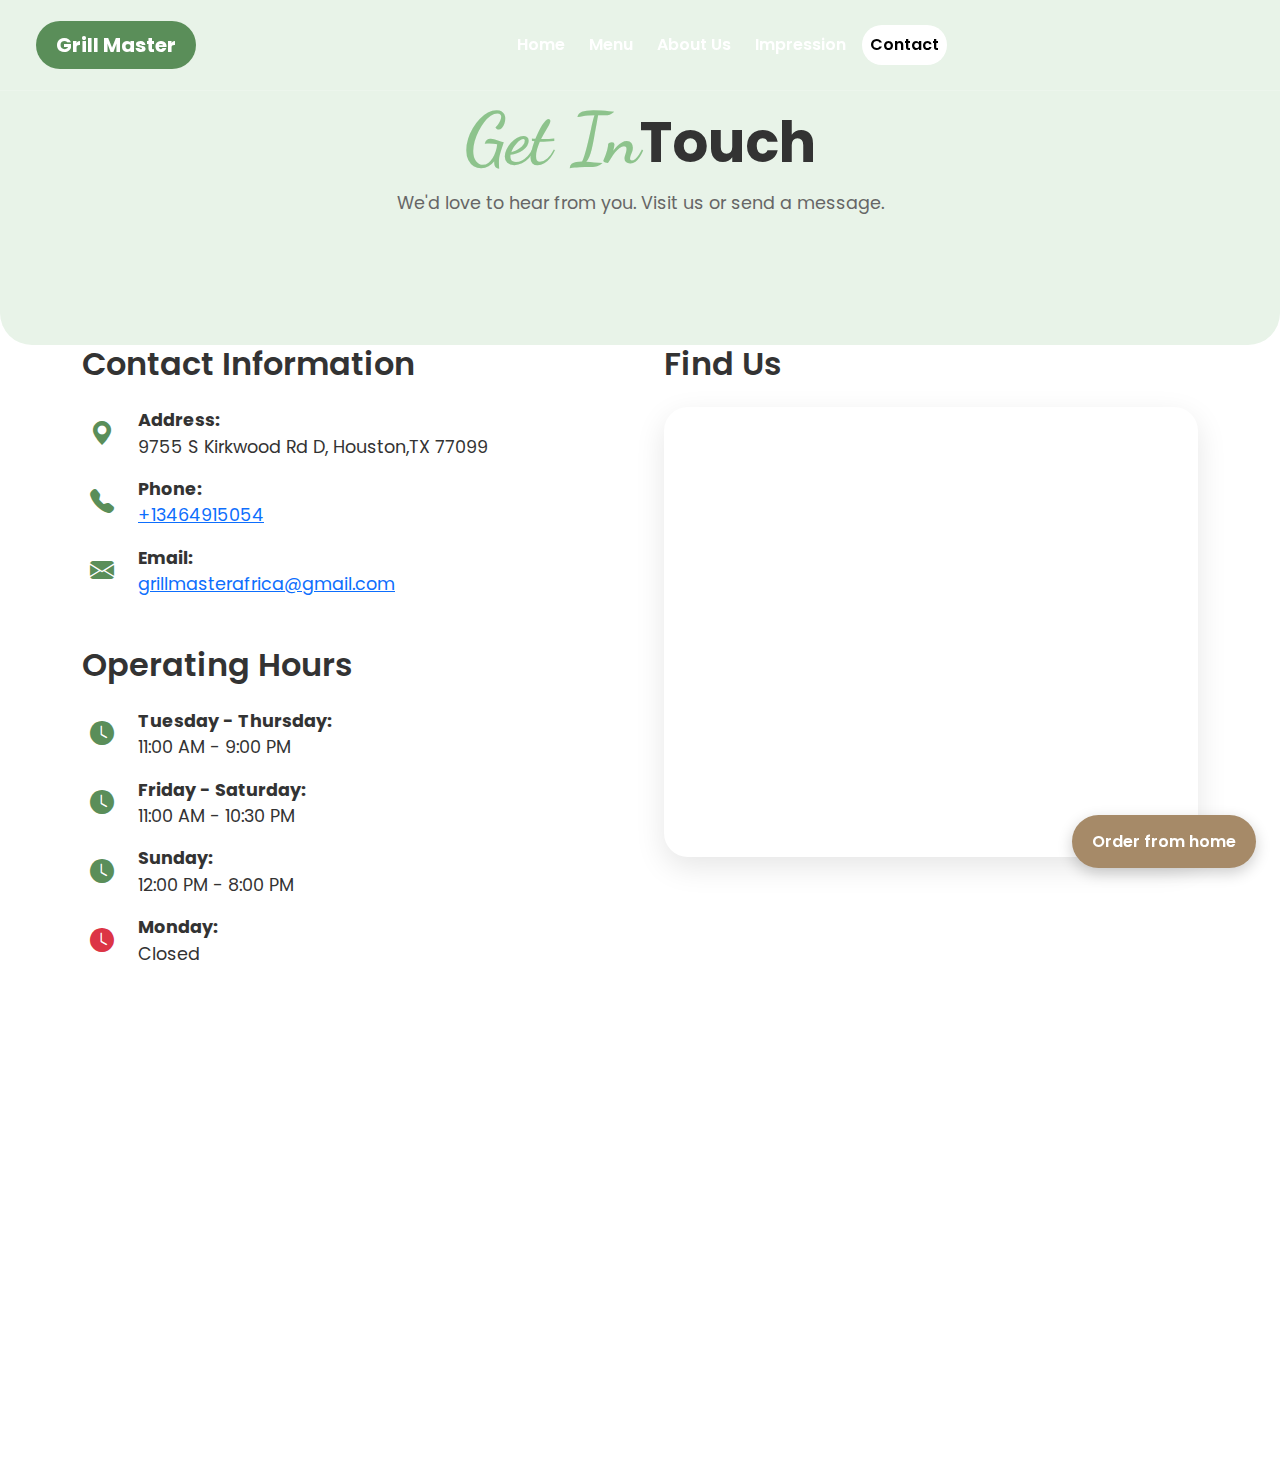
<file: contact.html>
<!DOCTYPE html>
<html lang="en">
  <head>
    <meta charset="UTF-8" />
    <meta name="viewport" content="width=device-width, initial-scale=1.0" />
    <title>Grill Master African Restaurant - Contact</title>

    <!-- Bootstrap CSS -->
    <link
      href="https://cdn.jsdelivr.net/npm/bootstrap@5.3.3/dist/css/bootstrap.min.css"
      rel="stylesheet"
      xintegrity="sha384-QWTKZyjpPEjISv5WaRU9OFeRpok6YctnYmDr5pNlyT2bRjXh0JMhjY6hW+ALEwIH"
      crossorigin="anonymous" />

    <!-- Custom CSS -->
    <link rel="stylesheet" href="style.css" />

    <!-- Google Fonts -->
    <link rel="preconnect" href="https://fonts.googleapis.com" />
    <link rel="preconnect" href="https://fonts.gstatic.com" crossorigin />
    <link
      href="https://fonts.googleapis.com/css2?family=Poppins:wght@300;400;600;700&family=Dancing+Script:wght@700&display=swap"
      rel="stylesheet" />

    <!-- Bootstrap Icons -->
    <link
      rel="stylesheet"
      href="https://cdn.jsdelivr.net/npm/bootstrap-icons@1.11.3/font/bootstrap-icons.min.css" />
  </head>
  <body>
    <!-- Header / Navigation -->
    <header>
      <nav class="navbar navbar-expand-lg fixed-top navbar-light" id="main-navbar">
        <div class="container-fluid">
          <a class="navbar-brand" href="index.html">
            <span class="logo-bg">
              <h2 class="logo-text">Grill Master</h2>
            </span>
          </a>

          <button
            class="navbar-toggler d-lg-none"
            type="button"
            data-bs-toggle="offcanvas"
            data-bs-target="#mobileMenu"
            aria-controls="mobileMenu"
            aria-label="Toggle navigation">
            <i class="bi bi-list"></i>
          </button>

          <div
            class="collapse navbar-collapse d-none d-lg-flex justify-content-center"
            id="navbarNav">
            <ul class="navbar-nav">
              <li class="nav-item">
                <a class="nav-link" href="index.html">Home</a>
              </li>
              <li class="nav-item">
                <a class="nav-link" href="menu.html">Menu</a>
              </li>
              <li class="nav-item">
                <a class="nav-link" href="about.html">About Us</a>
              </li>
              <li class="nav-item">
                <a class="nav-link" href="impression.html">Impression</a>
              </li>
              <li class="nav-item">
                <a class="nav-link active" href="contact.html">Contact</a>
              </li>
            </ul>
          </div>
        </div>
      </nav>
    </header>

    <!-- Mobile Menu (Offcanvas) -->
    <div
      class="offcanvas offcanvas-end d-lg-none"
      tabindex="-1"
      id="mobileMenu"
      aria-labelledby="mobileMenuLabel">
      <div class="offcanvas-header">
        <div id="mobileMenuLabel" class="offcanvas-title">
          <h2 class="logo-text">Grill Master</h2>
        </div>
        <button type="button" class="btn-close" data-bs-dismiss="offcanvas" aria-label="Close">
          <i class="bi bi-x"></i>
        </button>
      </div>
      <div class="offcanvas-body d-flex flex-column justify-content-center align-items-center">
        <nav class="nav flex-column text-center">
          <a class="nav-link" href="index.html">Home</a>
          <a class="nav-link" href="menu.html">Menu</a>
          <a class="nav-link" href="about.html">About Us</a>
          <a class="nav-link" href="impression.html">Impression</a>
          <a class="nav-link active" href="contact.html">Contact</a>
        </nav>
      </div>
    </div>

    <!-- Sticky "Order" Button -->
    <a href="#" class="sticky-order-button"> Order from home </a>

    <!-- Main Content -->
    <main>
      <!-- Contact Header -->
      <section class="page-header text-center">
        <div class="container">
          <h1 class="section-heading"><span class="page-header-accent">Get In</span>Touch</h1>
          <p class="section-subheading">We'd love to hear from you. Visit us or send a message.</p>
        </div>
      </section>

      <!-- Contact Content -->
      <section class="content-section pt-0">
        <div class="container">
          <div class="row g-5">
            <div class="col-lg-6 fade-in-section">
              <h2>Contact Information</h2>
              <ul class="contact-info mt-4">
                <li>
                  <i class="bi bi-geo-alt-fill"></i>
                  <div>
                    <strong>Address:</strong><br />
                    9755 S Kirkwood Rd D, Houston,TX 77099
                  </div>
                </li>
                <li>
                  <i class="bi bi-telephone-fill"></i>
                  <div>
                    <strong>Phone:</strong><br />
                    <a href="tel:+13464915054">+13464915054</a>
                  </div>
                </li>
                <li>
                  <i class="bi bi-envelope-fill"></i>
                  <div>
                    <strong>Email:</strong><br />
                    <a href="mailto:grillmasterafrica@gmail.com">grillmasterafrica@gmail.com</a>
                  </div>
                </li>
              </ul>

              <h2 class="mt-5">Operating Hours</h2>
              <ul class="contact-info mt-4">
                <li>
                  <i class="bi bi-clock-fill"></i>
                  <div>
                    <strong>Tuesday - Thursday:</strong><br />
                    11:00 AM - 9:00 PM
                  </div>
                </li>
                <li>
                  <i class="bi bi-clock-fill"></i>
                  <div>
                    <strong>Friday - Saturday:</strong><br />
                    11:00 AM - 10:30 PM
                  </div>
                </li>
                <li>
                  <i class="bi bi-clock-fill"></i>
                  <div>
                    <strong>Sunday:</strong><br />
                    12:00 PM - 8:00 PM
                  </div>
                </li>
                <li>
                  <i class="bi bi-clock-fill text-danger"></i>
                  <div>
                    <strong>Monday:</strong><br />
                    Closed
                  </div>
                </li>
              </ul>
            </div>

            <div class="col-lg-6 fade-in-section">
              <h2>Find Us</h2>
              <div class="map-container mt-4">
                <!-- Embedded Google Map -->
                <iframe
                  src="https://www.google.com/maps/embed?pb=!1m18!1m12!1m3!1d2261.4184249893233!2d-95.58911309064823!3d29.673220335963226!2m3!1f0!2f0!3f0!3m2!1i1024!2i768!4f13.1!3m3!1m2!1s0x8640dd61be636099%3A0x326fe4a0f3f785a1!2s9755%20S%20Kirkwood%20Rd%20D%2C%20Houston%2C%20TX%2077099%2C%20USA!5e1!3m2!1sen!2slv!4v1764854070147!5m2!1sen!2slv"
                  width="600"
                  height="450"
                  style="border: 0"
                  allowfullscreen=""
                  loading="lazy"
                  referrerpolicy="no-referrer-when-downgrade"></iframe>
              </div>
            </div>
          </div>
        </div>
      </section>
    </main>

    <!-- Footer -->
    <footer class="fade-in-section">
      <div class="container">
        <div class="row g-5">
          <div class="col-lg-4 col-md-6">
            <div class="logo-bg d-inline-block mb-3" style="background-color: var(--color-white)">
              <h2 class="logo-text" style="color: var(--color-green-dark)">Grill Master</h2>
            </div>
            <p class="mb-3">
              The authentic taste of Africa, grilled to perfection. Join us for a memorable dining
              experience.
            </p>
            <div class="social-icons">
              <a href="#" aria-label="Facebook"><i class="bi bi-facebook"></i></a>
              <a href="#" aria-label="Instagram"><i class="bi bi-instagram"></i></a>
              <a href="#" aria-label="Twitter"><i class="bi bi-twitter-x"></i></a>
            </div>
          </div>

          <div class="col-lg-2 col-md-6">
            <h5>Quick Links</h5>
            <ul class="list-unstyled">
              <li><a href="index.html">Home</a></li>
              <li><a href="menu.html">Menu</a></li>
              <li><a href="about.html">About Us</a></li>
              <li><a href="#">Order Online</a></li>
            </ul>
          </div>

          <div class="col-lg-3 col-md-6">
            <h5>Explore</h5>
            <ul class="list-unstyled">
              <li><a href="impression.html">Impression</a></li>
              <li><a href="contact.html">Contact</a></li>
              <li><a href="#">Catering</a></li>
              <li><a href="#">Privacy Policy</a></li>
            </ul>
          </div>

          <div class="col-lg-3 col-md-6">
            <h5>Contact Us</h5>
            <ul class="list-unstyled">
              <li class="d-flex">
                <i class="bi bi-geo-alt-fill me-3 mt-1"></i>
                <span>9755 S Kirkwood Rd D, Houston, TX 77099</span>
              </li>
              <li class="d-flex">
                <i class="bi bi-telephone-fill me-3 mt-1"></i>
                <a href="tel:+13464915054">+13464915054</a>
              </li>
              <li class="d-flex">
                <i class="bi bi-envelope-fill me-3 mt-1"></i>
                <a href="mailto:grillmasterafrica@gmail.com">grillmasterafrica@gmail.com</a>
              </li>
            </ul>
          </div>
        </div>

        <div class="row footer-bottom">
          <div class="col-12 text-center">
            <p class="mb-0" style="color: rgba(255, 255, 255, 0.7)">
              &copy; <span id="current-year"></span> Grill Master African Restaurant. All Rights
              Reserved.
            </p>
          </div>
        </div>
      </div>
    </footer>

    <!-- Bootstrap JS Bundle -->
    <script
      src="https://cdn.jsdelivr.net/npm/bootstrap@5.3.3/dist/js/bootstrap.bundle.min.js"
      xintegrity="sha384-YvpcrYf0tY3lHB60NNkmXc5s9fDVZLESaAA55NDzOxhy9GkcIdslK1eN7N6jIeHz"
      crossorigin="anonymous"></script>

    <!-- Custom JS -->
    <script src="script.js"></script>
  </body>
</html>
</file>
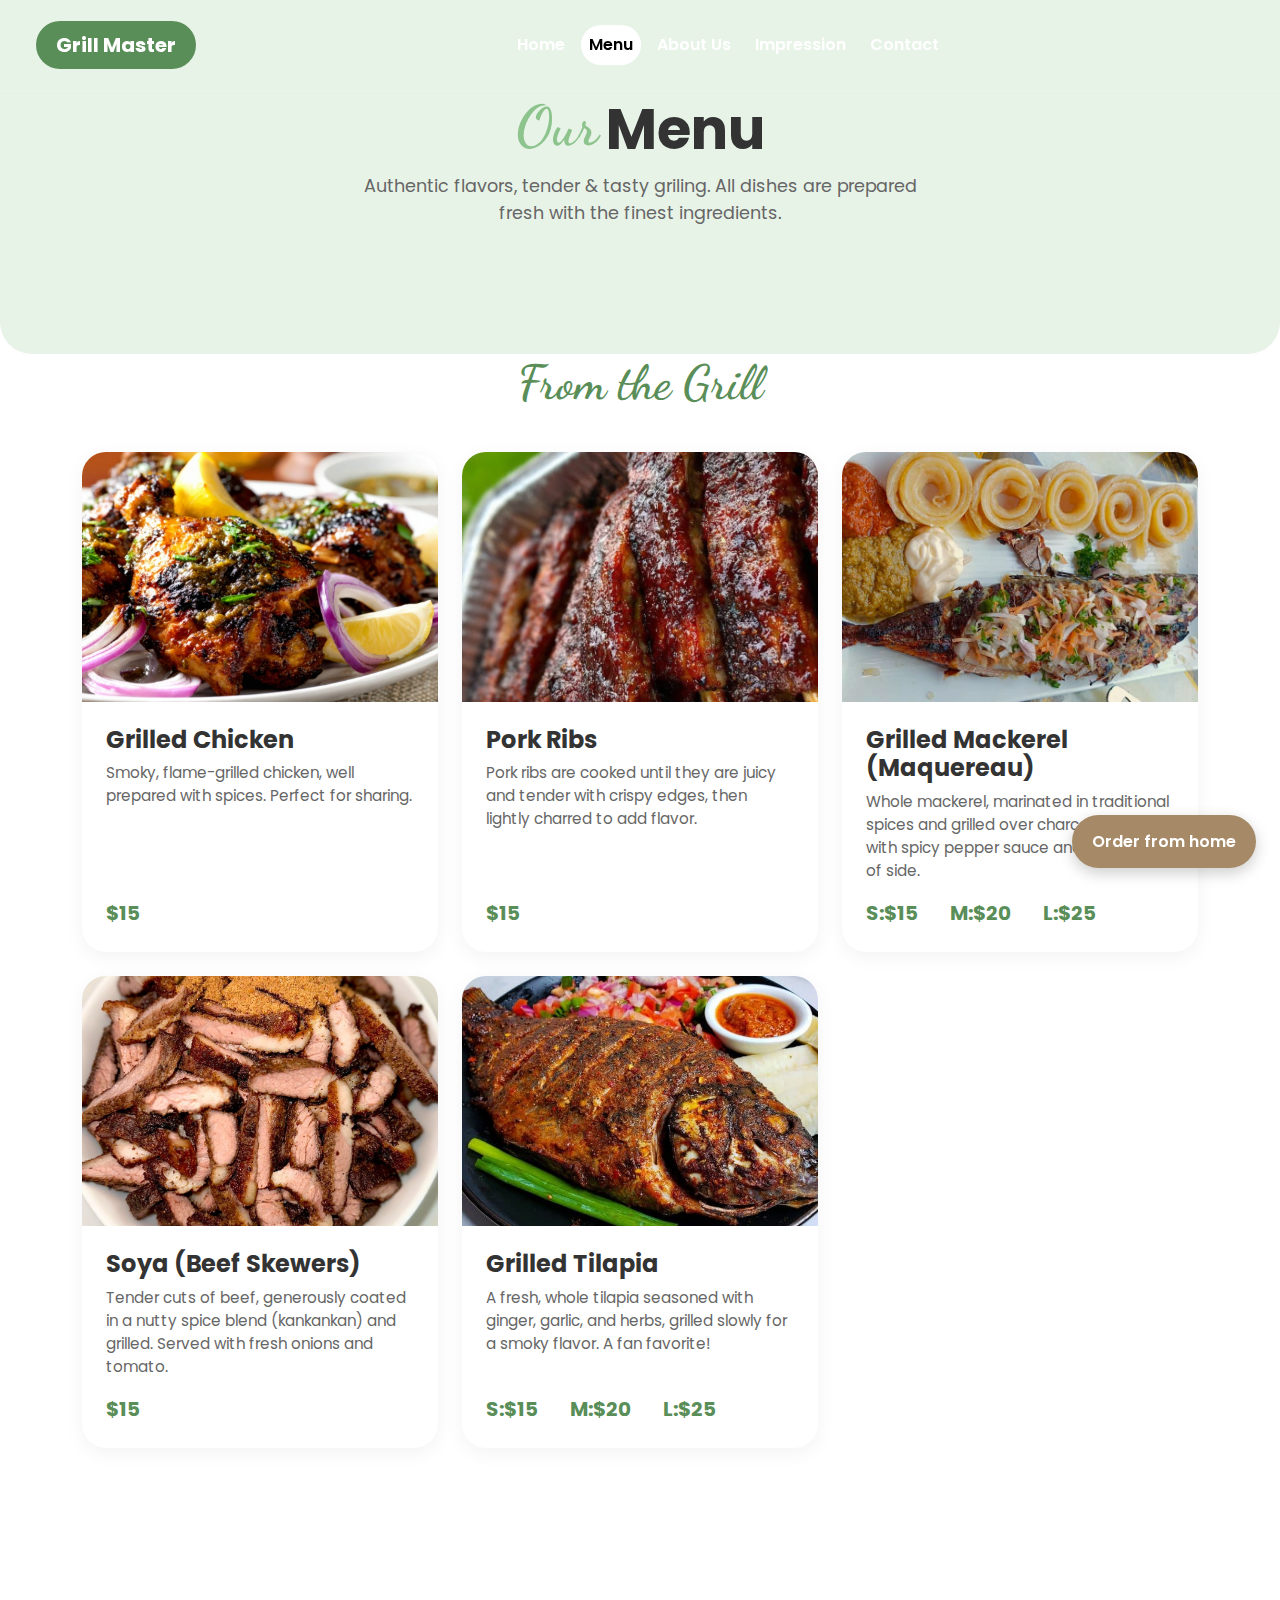
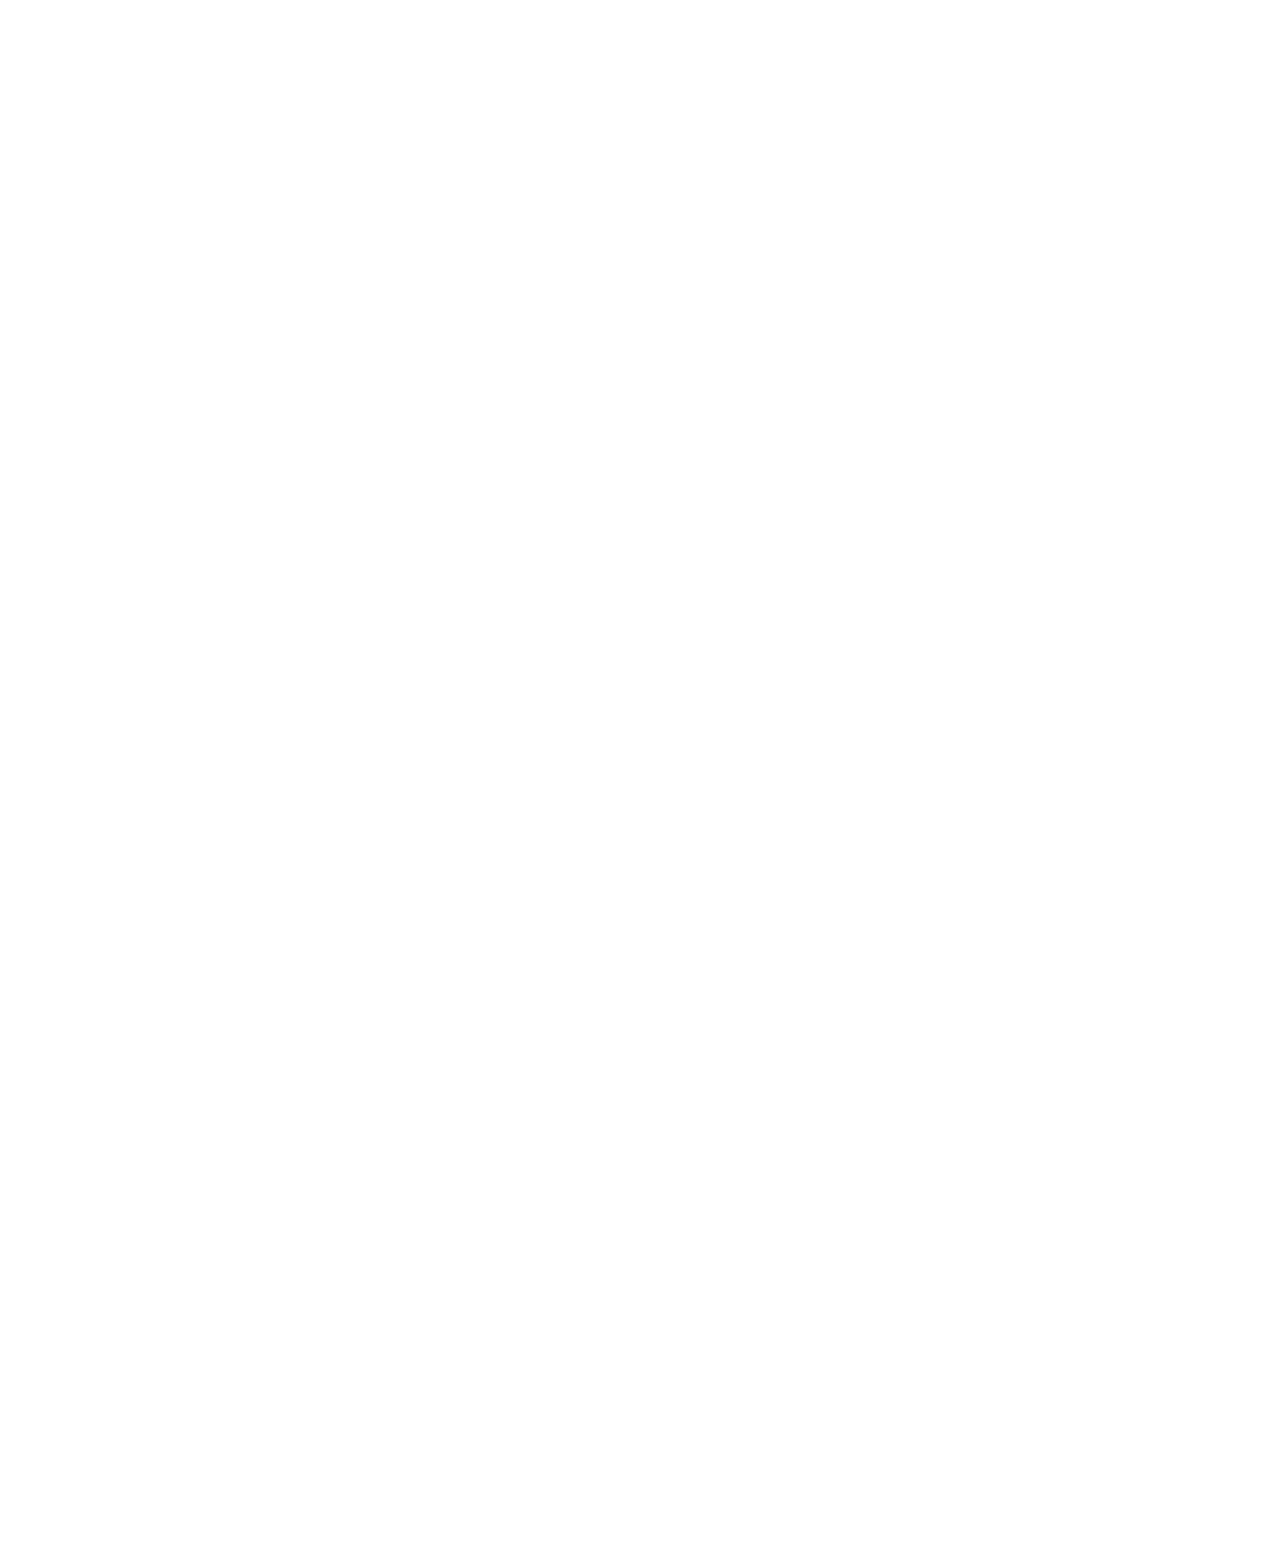
<file: menu.html>
<!DOCTYPE html>
<html lang="en">
  <head>
    <meta charset="UTF-8" />
    <meta name="viewport" content="width=device-width, initial-scale=1.0" />
    <title>Grill Master African Restaurant - Menu</title>

    <!-- Bootstrap CSS -->
    <link
      href="https://cdn.jsdelivr.net/npm/bootstrap@5.3.3/dist/css/bootstrap.min.css"
      rel="stylesheet"
      xintegrity="sha384-QWTKZyjpPEjISv5WaRU9OFeRpok6YctnYmDr5pNlyT2bRjXh0JMhjY6hW+ALEwIH"
      crossorigin="anonymous" />

    <!-- Custom CSS -->
    <link rel="stylesheet" href="style.css" />

    <!-- Google Fonts -->
    <link rel="preconnect" href="https://fonts.googleapis.com" />
    <link rel="preconnect" href="https://fonts.gstatic.com" crossorigin />
    <link
      href="https://fonts.googleapis.com/css2?family=Poppins:wght@300;400;600;700&family=Dancing+Script:wght@700&display=swap"
      rel="stylesheet" />

    <!-- Bootstrap Icons -->
    <link
      rel="stylesheet"
      href="https://cdn.jsdelivr.net/npm/bootstrap-icons@1.11.3/font/bootstrap-icons.min.css" />
  </head>
  <body>
    <!-- Header / Navigation -->
    <header>
      <nav class="navbar navbar-expand-lg fixed-top navbar-light" id="main-navbar">
        <div class="container-fluid">
          <a class="navbar-brand" href="index.html">
            <span class="logo-bg">
              <h2 class="logo-text">Grill Master</h2>
            </span>
          </a>

          <button
            class="navbar-toggler d-lg-none"
            type="button"
            data-bs-toggle="offcanvas"
            data-bs-target="#mobileMenu"
            aria-controls="mobileMenu"
            aria-label="Toggle navigation">
            <i class="bi bi-list"></i>
          </button>

          <div
            class="collapse navbar-collapse d-none d-lg-flex justify-content-center"
            id="navbarNav">
            <ul class="navbar-nav">
              <li class="nav-item">
                <a class="nav-link" href="index.html">Home</a>
              </li>
              <li class="nav-item">
                <a class="nav-link active" href="menu.html">Menu</a>
              </li>
              <li class="nav-item">
                <a class="nav-link" href="about.html">About Us</a>
              </li>
              <li class="nav-item">
                <a class="nav-link" href="impression.html">Impression</a>
              </li>
              <li class="nav-item">
                <a class="nav-link" href="contact.html">Contact</a>
              </li>
            </ul>
          </div>
        </div>
      </nav>
    </header>

    <!-- Mobile Menu (Offcanvas) -->
    <div
      class="offcanvas offcanvas-end d-lg-none"
      tabindex="-1"
      id="mobileMenu"
      aria-labelledby="mobileMenuLabel">
      <div class="offcanvas-header">
        <div id="mobileMenuLabel" class="offcanvas-title">
          <h2 class="logo-text">Grill Master</h2>
        </div>
        <button type="button" class="btn-close" data-bs-dismiss="offcanvas" aria-label="Close">
          <i class="bi bi-x"></i>
        </button>
      </div>
      <div class="offcanvas-body d-flex flex-column justify-content-center align-items-center">
        <nav class="nav flex-column text-center">
          <a class="nav-link" href="index.html">Home</a>
          <a class="nav-link active" href="menu.html">Menu</a>
          <a class="nav-link" href="about.html">About Us</a>
          <a class="nav-link" href="impression.html">Impression</a>
          <a class="nav-link" href="contact.html">Contact</a>
        </nav>
      </div>
    </div>

    <!-- Sticky "Order" Button -->
    <a href="#" class="sticky-order-button"> Order from home </a>

    <!-- Main Content -->
    <main>
      <!-- Menu Header -->
      <section class="page-header text-center">
        <div class="container">
          <h1 class="section-heading"><span class="section-heading-accent">Our</span>Menu</h1>
          <p class="section-subheading">
            Authentic flavors, tender & tasty griling. All dishes are prepared fresh with the finest
            ingredients.
          </p>
        </div>
      </section>

      <!-- Menu Items -->
      <section class="menu-items pt-0">
        <div class="container">
          <!-- Category: From the Grill -->
          <div class="menu-category fade-in-section">
            <h2>From the Grill</h2>
            <div class="row g-4">
              <div class="col-lg-4 col-md-6 d-flex align-items-stretch">
                <div class="menu-item-card">
                  <img src="grilled-chicken.png" alt="grilled chicken" />
                  <div class="menu-item-card-body">
                    <h4>Grilled Chicken</h4>
                    <p>
                      Smoky, flame-grilled chicken, well prepared with spices. Perfect for sharing.
                    </p>
                    <div class="price">$15</div>
                  </div>
                </div>
              </div>
              <div class="col-lg-4 col-md-6 d-flex align-items-stretch">
                <div class="menu-item-card">
                  <img src="pork-ribs.jpg" alt="Grilled Tilapia" />
                  <div class="menu-item-card-body">
                    <h4>Pork Ribs</h4>
                    <p>
                      Pork ribs are cooked until they are juicy and tender with crispy edges, then
                      lightly charred to add flavor.
                    </p>
                    <div class="price">$15</div>
                  </div>
                </div>
              </div>

              <div class="col-lg-4 col-md-6 d-flex align-items-stretch">
                <div class="menu-item-card">
                  <img src="grilled-mackerel.jpg" alt="Grilled Mackerel" />
                  <div class="menu-item-card-body">
                    <h4>Grilled Mackerel (Maquereau)</h4>
                    <p>
                      Whole mackerel, marinated in traditional spices and grilled over charcoal.
                      Served with spicy pepper sauce and your choice of side.
                    </p>
                    <div class="price size">
                      <span>S:$15</span><span>M:$20</span><span>L:$25</span>
                    </div>
                  </div>
                </div>
              </div>
              <div class="col-lg-4 col-md-6 d-flex align-items-stretch">
                <div class="menu-item-card">
                  <img src="soya.jpg" alt="Soya" />
                  <div class="menu-item-card-body">
                    <h4>Soya (Beef Skewers)</h4>
                    <p>
                      Tender cuts of beef, generously coated in a nutty spice blend (kankankan) and
                      grilled. Served with fresh onions and tomato.
                    </p>
                    <div class="price">$15</div>
                  </div>
                </div>
              </div>
              <div class="col-lg-4 col-md-6 d-flex align-items-stretch">
                <div class="menu-item-card">
                  <img src="grilled-tilapia.jpg" alt="Grilled Tilapia" />
                  <div class="menu-item-card-body">
                    <h4>Grilled Tilapia</h4>
                    <p>
                      A fresh, whole tilapia seasoned with ginger, garlic, and herbs, grilled slowly
                      for a smoky flavor. A fan favorite!
                    </p>
                    <div class="price size">
                      <span>S:$15</span><span>M:$20</span><span>L:$25</span>
                    </div>
                  </div>
                </div>
              </div>
            </div>
          </div>

          <!-- Category: Traditional Dishes -->
          <div class="menu-category mt-5 pt-4 fade-in-section">
            <h2>Tasty Meals</h2>
            <div class="row g-4">
              <div class="col-lg-4 col-md-6 d-flex align-items-stretch">
                <div class="menu-item-card">
                  <img src="pepper-soup.jpg" alt="Pepper Soup" />
                  <div class="menu-item-card-body">
                    <h4>Pepper Soup</h4>
                    <p>
                      With each spoon, this warm, aromatic pepper soup with a comforting base and
                      fresh spices embraces you in warmth. With tender meats.
                    </p>
                    <div class="price">
                      Pepper soup asorted: $20<br />
                      pepper soup goat: $25
                    </div>
                  </div>
                </div>
              </div>
              <div class="col-lg-4 col-md-6 d-flex align-items-stretch">
                <div class="menu-item-card">
                  <img src="Eru.jpg" alt="Water Fufu and Eru" />
                  <div class="menu-item-card-body">
                    <h4>Water Fufu and Eru</h4>
                    <p>
                      A classic combination. Soft, pounded fufu served with a delicious soup of
                      finely shredded Eru leaves, cooked with palm oil, smoked fish, and beef skin
                      (kanda).
                    </p>
                    <div class="price">$20</div>
                  </div>
                </div>
              </div>
              <div class="col-lg-4 col-md-6 d-flex align-items-stretch">
                <div class="menu-item-card">
                  <img src="jollof rice.jpg" alt="jollof Rice" />
                  <div class="menu-item-card-body">
                    <h4>Jollof Rice</h4>
                    <p>
                      Party jollof, stir-fried with fresh vegetables, shrimp, meat, and a unique
                      blend of spices. A perfect companion to any belly.
                    </p>
                    <div class="price">$20</div>
                  </div>
                </div>
              </div>
              <div class="col-lg-4 col-md-6 d-flex align-items-stretch">
                <div class="menu-item-card">
                  <img src="katikati.jpg" alt="Pepper Soup" />
                  <div class="menu-item-card-body">
                    <h4>Katikati and fufu corn</h4>
                    <p>
                      A dish of smoky grilled chicken, huckleberry and fufu made from corn.
                      Marinated in spices and palm oil, the chicken is grilled till it’s charred on
                      the edges,juicy inside and cooked deligently.
                    </p>
                    <div class="price">20$</div>
                  </div>
                </div>
              </div>
              <div class="col-lg-4 col-md-6 d-flex align-items-stretch">
                <div class="menu-item-card">
                  <img src="achu.jpg" alt="Pepper Soup" />
                  <div class="menu-item-card-body">
                    <h4>Achu</h4>
                    <p>
                      Achu is creamy, golden-yellow base made with palm oil, a special spice blend,
                      and often enriched with meats like beef, towel and cow skin; served with
                      pounded cocoyam. It’s simple and deeply comforting.
                    </p>
                    <div class="price">20$</div>
                  </div>
                </div>
              </div>
              <div class="col-lg-4 col-md-6 d-flex align-items-stretch">
                <div class="menu-item-card">
                  <img src="egusi-soup.png" alt="Pepper Soup" />
                  <div class="menu-item-card-body">
                    <h4>Egusi Soup</h4>
                    <p>
                      Egusi soup is a thick, hearty blend made from ground melon seeds cooked with
                      spices, leafy greens, and your choice of meat. It’s rich, cozy, and satisfying
                    </p>
                    <div class="price">20$</div>
                  </div>
                </div>
              </div>
            </div>
          </div>
        </div>
      </section>
    </main>

    <!-- Footer -->
    <footer class="fade-in-section">
      <div class="container">
        <div class="row g-5">
          <div class="col-lg-4 col-md-6">
            <div class="logo-bg d-inline-block mb-3" style="background-color: var(--color-white)">
              <h2 class="logo-text" style="color: var(--color-green-dark)">Grill Master</h2>
            </div>
            <p class="mb-3">
              The authentic taste of Africa, grilled to perfection. Join us for a memorable dining
              experience.
            </p>
            <div class="social-icons">
              <a href="#" aria-label="Facebook"><i class="bi bi-facebook"></i></a>
              <a href="#" aria-label="Instagram"><i class="bi bi-instagram"></i></a>
              <a href="#" aria-label="Twitter"><i class="bi bi-twitter-x"></i></a>
            </div>
          </div>

          <div class="col-lg-2 col-md-6">
            <h5>Quick Links</h5>
            <ul class="list-unstyled">
              <li><a href="index.html">Home</a></li>
              <li><a href="menu.html">Menu</a></li>
              <li><a href="about.html">About Us</a></li>
              <li><a href="#">Order Online</a></li>
            </ul>
          </div>
          <div class="col-lg-3 col-md-6">
            <h5>Explore</h5>
            <ul class="list-unstyled">
              <li><a href="impression.html">Impression</a></li>
              <li><a href="contact.html">Contact</a></li>
              <li><a href="#">Catering</a></li>
              <li><a href="#">Privacy Policy</a></li>
            </ul>
          </div>
          <div class="col-lg-3 col-md-6">
            <h5>Contact Us</h5>
            <ul class="list-unstyled">
              <li class="d-flex">
                <i class="bi bi-geo-alt-fill me-3 mt-1"></i>
                <span>9755 S Kirkwood Rd D, Houston, TX 77099</span>
              </li>
              <li class="d-flex">
                <i class="bi bi-telephone-fill me-3 mt-1"></i>
                <a href="tel:+13464915054">+13464915054</a>
              </li>
              <li class="d-flex">
                <i class="bi bi-envelope-fill me-3 mt-1"></i>
                <a href="mailto:grillmasterafrica@gmail.com">grillmasterafrica@gmail.com</a>
              </li>
            </ul>
          </div>
        </div>

        <div class="row footer-bottom">
          <div class="col-12 text-center">
            <p class="mb-0" style="color: rgba(255, 255, 255, 0.7)">
              &copy; <span id="current-year"></span> Grill Master African Restaurant. All Rights
              Reserved.
            </p>
          </div>
        </div>
      </div>
    </footer>

    <!-- Bootstrap JS Bundle -->
    <script
      src="https://cdn.jsdelivr.net/npm/bootstrap@5.3.3/dist/js/bootstrap.bundle.min.js"
      xintegrity="sha384-YvpcrYf0tY3lHB60NNkmXc5s9fDVZLESaAA55NDzOxhy9GkcIdslK1eN7N6jIeHz"
      crossorigin="anonymous"></script>

    <!-- Custom JS -->
    <script src="script.js"></script>
  </body>
</html>
</file>
<file: style.css>
/*
========================================
Custom Properties (Color Palette & Fonts)
========================================
*/
:root {
  --color-green-main: #8dc38c; /* The user's new color - for accents */
  --color-green-dark: #5a8e59; /* Darker shade for buttons, footer, text */
  --color-green-light: #e8f3e8; /* Light tint for bgs */

  --color-grey-light: #f7f7f7; /* Very light grey */
  --color-white: #ffffff;
  --color-brown-light: #a68a68; /* Light fading dirty brown */
  --color-brown-dark: #8c735a;
  --color-text: #333333;
  --font-primary: 'Poppins', sans-serif;
  --font-accent: 'Dancing Script', cursive;
}

/*
========================================
Base & Typography
========================================
*/
body {
  font-family: var(--font-primary);
  background-color: var(--color-white);
  color: var(--color-text);
  overscroll-behavior-x: none;
}

h1,
h2,
h3,
h4,
h5,
h6 {
  font-weight: 600;
}

.section-heading {
  font-size: 2.5rem;
  font-weight: 700;
}

.section-heading-accent {
  font-family: var(--font-accent);
  font-size: 3.5rem;
  color: var(--color-green-main);
  margin-right: 0.5rem;
  position: relative;
  top: -5px;
}

.section-subheading {
  font-size: 1.1rem;
  color: #666;
  max-width: 600px;
  margin: 0.5rem auto 2rem auto;
}

.rounded-4 {
  border-radius: 1rem !important;
}
.rounded-5 {
  border-radius: 1.5rem !important;
}

img {
  overflow: hidden;
  width: 100%;
}

/*
========================================
Buttons
========================================
*/
.btn {
  border-radius: 50rem; /* pill */
  padding: 0.75rem 1.25rem;
  font-weight: 600;
  transition: all 0.3s ease;
  text-transform: uppercase;
  font-size: 0.9rem;
  letter-spacing: 0.5px;
}

.btn-lg {
  padding: 0.8rem 1.6rem;
}

.btn-primary {
  background-color: var(--color-green-main);
  border-color: var(--color-green-main);
  color: var(--color-green-dark);
}
.btn-primary:hover {
  background-color: var(--color-green-dark);
  border-color: var(--color-green-dark);
  transform: translateY(-2px);
  box-shadow: 0 4px 12px rgba(0, 0, 0, 0.1);
  color: var(--color-white);
}

.btn-secondary {
  background-color: var(--color-white);
  border-color: var(--color-white);
  color: var(--color-green-dark);
}
.btn-secondary:hover {
  background-color: var(--color-grey-light);
  border-color: var(--color-grey-light);
  color: var(--color-green-dark);
  transform: translateY(-2px);
  box-shadow: 0 4px 12px rgba(0, 0, 0, 0.05);
}

.btn-outline-light {
  border-radius: 50rem;
  padding: 0.75rem 1.25rem;
  font-weight: 600;
  transition: all 0.3s ease;
  text-transform: uppercase;
  font-size: 0.9rem;
  letter-spacing: 0.5px;
}

.btn-outline-light:hover {
  color: var(--color-green-dark);
}

.btn-order-desktop {
  background-color: var(--color-brown-light);
  border-color: var(--color-brown-light);
  color: var(--color-white);
}
.btn-order-desktop:hover {
  background-color: var(--color-brown-dark);
  border-color: var(--color-brown-dark);
  color: var(--color-white);
  box-shadow: 0 4px 12px rgba(0, 0, 0, 0.15);
}

/*
========================================
Header & Navigation
========================================
*/
.navbar {
  padding: 1rem 1.5rem;
  background-color: transparent;
  border-bottom: 1px solid rgba(255, 255, 255, 0.2);
  transition: background-color 0.3s ease, border-color 0.3s ease, box-shadow 0.3s ease;
}

/* Force navbar solid on non-home pages if needed, 
   but logic in JS handles scroll */
.navbar-scrolled {
  background-color: var(--color-white);
  border-bottom: 1px solid rgba(0, 0, 0, 0.1);
  box-shadow: 0 2px 10px rgba(0, 0, 0, 0.05);
}

.navbar-brand .logo-bg {
  background-color: var(--color-green-dark);
  border-radius: 1.5rem;
  padding: 0.75rem 1.25rem;
  display: inline-block;
  transition: all 0.3s ease;
}
.navbar-brand .logo-text {
  color: var(--color-white);
  font-weight: 700;
  font-size: 1.25rem;
  margin: 0;
}

.navbar-toggler {
  border: none;
  font-size: 1.75rem;
  color: var(--color-white);
}
.navbar-toggler:focus {
  box-shadow: none;
}
.navbar-scrolled .navbar-toggler {
  color: var(--color-green-dark);
}

/* Desktop Nav Links */
.nav-link {
  color: var(--color-white);
  font-weight: 600;
  margin: 0 0.25rem;
  padding: 0.5rem 1rem;
  border-radius: 50rem;
  transition: all 0.3s ease;
  position: relative;
}
.nav-link:hover,
.nav-link.active {
  background-color: var(--color-white);
  color: var(--color-green-dark);
}

/* Scrolled Nav Link Colors */
.navbar-scrolled .nav-link {
  color: var(--color-text);
}
.navbar-scrolled .nav-link:hover,
.navbar-scrolled .nav-link.active {
  background-color: var(--color-green-light);
  color: var(--color-green-dark);
}

/* Mobile Menu (Offcanvas) */
.offcanvas {
  background-color: var(--color-green-dark);
  color: var(--color-white);
  border: none;
}
.offcanvas-header {
  padding: 1.5rem;
}
.offcanvas-title {
  background-color: var(--color-white);
  border-radius: 1.5rem;
  padding: 0.75rem 1.25rem;
  display: inline-block;
}
.offcanvas-title .logo-text {
  color: var(--color-green-dark);
  font-weight: 700;
  font-size: 1.25rem;
  margin: 0;
}
.btn-close {
  background: none;
  font-size: 2rem;
  color: var(--color-white);
  opacity: 1;
  transition: transform 0.3s ease;
}
.btn-close:hover {
  transform: rotate(90deg);
  color: var(--color-white);
}

.offcanvas-body {
  padding: 2rem 1.5rem;
}
.offcanvas-body .nav-link {
  color: var(--color-white);
  font-size: 2rem;
  font-weight: 600;
  margin: 1rem 0;
  padding: 0.5rem 0;
  border-radius: 0;
  background-color: transparent;
}
.offcanvas-body .nav-link:hover,
.offcanvas-body .nav-link.active {
  background-color: transparent;
  color: var(--color-white);
}
.offcanvas-body .nav-link::after {
  content: '';
  position: absolute;
  bottom: 0;
  left: 0;
  width: 0;
  height: 2px;
  background-color: var(--color-white);
  transition: width 0.3s ease;
}
.offcanvas-body .nav-link:hover::after,
.offcanvas-body .nav-link.active::after {
  width: 100%;
}

/* Sticky "Order" Button */
.sticky-order-button {
  position: fixed;
  bottom: 2rem;
  right: 1.5rem;
  background-color: var(--color-brown-light);
  color: var(--color-white);
  padding: 0.9rem 1.25rem;
  border-radius: 50rem;
  font-weight: 600;
  font-size: 1rem;
  box-shadow: 0 5px 15px rgba(0, 0, 0, 0.2);
  z-index: 1040;
  transition: transform 0.3s ease;
  text-decoration: none;
}
.sticky-order-button:hover {
  color: var(--color-white);
  background-color: var(--color-brown-dark);
  transform: scale(1.05);
  text-decoration: none;
}

/*
========================================
Hero Section
========================================
*/
.hero {
  height: 99vh;
  min-height: 650px;
  position: relative;
  display: flex;
  align-items: center;
  justify-content: center;
  text-align: center;
  color: var(--color-white);
  background-image: linear-gradient(rgba(0, 0, 0, 0.5), rgba(0, 0, 0, 0.5)),
    url('chicken-smoke.jpeg');
  background-size: cover;
  background-position: center;
  border-radius: 0 0 2.5rem 2.5rem;
  overflow: hidden;
}
.hero-content {
  z-index: 2;
}
.hero h1 {
  font-size: 3.5rem;
  font-weight: 700;
}
.hero .hero-accent {
  font-family: var(--font-accent);
  font-size: 4.5rem;
  color: var(--color-white);
  display: block;
  margin-top: -1rem;
}
.hero p {
  font-size: 1.15rem;
  font-weight: 300;
  margin: 1rem 0 2rem;
}

@media (min-width: 768px) {
  .hero {
    text-align: left;
    justify-content: flex-start;
  }
  .hero-content {
    padding-left: 5rem;
    max-width: 700px;
  }
  .hero h1 {
    font-size: 4.5rem;
  }
  .hero .hero-accent {
    font-size: 5.5rem;
  }
  .hero p {
    font-size: 1.25rem;
  }
}

/*
========================================
Section Styling
========================================
*/
main > section {
  padding: 5rem 0;
  overflow-x: hidden;
}

.bg-light-grey {
  background-color: var(--color-grey-light);
}

.bg-green-light-section {
  background-color: var(--color-green-light);
}

/* About Home Content */
.about-home-content {
  max-width: 700px;
  margin: 0 auto;
}
.about-home-content p {
  font-size: 1.1rem;
  line-height: 1.8;
  color: #555;
}

/* Impression Gallery (Home) */
.impression-gallery .col-md-6,
.impression-gallery .col-12 {
  margin-bottom: 1.5rem;
}
.impression-gallery img {
  object-fit: cover;
  border-radius: 1.5rem;
  transition: transform 0.4s ease, box-shadow 0.4s ease;
}
.impression-gallery img:hover {
  transform: scale(1.03);
  box-shadow: 0 10px 30px rgba(0, 0, 0, 0.1);
}

/* Testimonials */
.testimonial-card {
  background-color: var(--color-green-dark);
  color: var(--color-white);
  border-radius: 1.5rem;
  padding: 2rem;
  height: 100%;
  box-shadow: 0 5px 15px rgba(0, 0, 0, 0.03);
  transition: all 0.3s ease;
  min-height: 350px;
}
.testimonial-card:hover {
  transform: translateY(-5px);
  box-shadow: 0 10px 25px rgba(90, 142, 89, 0.2);
}
.testimonial-card p {
  font-style: italic;
  color: rgba(255, 255, 255, 0.9);
  line-height: 1.7;
  margin-bottom: 1.5rem;
}
.testimonial-card .author {
  font-weight: 700;
  color: var(--color-white);
  text-transform: uppercase;
  letter-spacing: 0.5px;
}
.testimonial-card .stars {
  color: var(--color-green-main);
  margin-bottom: 1rem;
}

.testimonial-scroll-container {
  overflow-x: auto;
  margin: 0 -1.5rem;
  padding: 0.5rem 1.5rem;
  -ms-overflow-style: none;
  scrollbar-width: none;
}
.testimonial-scroll-container::-webkit-scrollbar {
  display: none;
}

@media (max-width: 991.98px) {
  .testimonial-scroll-container .row {
    width: max-content;
  }
  .testimonial-scroll-container .col-10,
  .testimonial-scroll-container .col-md-5 {
    flex-shrink: 0;
    width: 320px;
  }
  .testimonial-scroll-container .d-flex {
    height: 100%;
  }
  .testimonial-scroll-container .testimonial-card {
    height: 100%;
  }
}

/* Footer */
footer {
  background-color: var(--color-green-dark);
  color: var(--color-white);
  padding: 4rem 0 2rem 0;
  font-size: 0.95rem;
}
footer h5 {
  font-weight: 600;
  color: var(--color-white);
  margin-bottom: 1.25rem;
  text-transform: uppercase;
  letter-spacing: 0.5px;
}
footer a {
  color: rgba(255, 255, 255, 0.8);
  text-decoration: none;
  transition: color 0.3s ease;
}
footer a:hover {
  color: var(--color-white);
  text-decoration: underline;
}
footer .list-unstyled li {
  margin-bottom: 0.75rem;
}
footer .social-icons a {
  font-size: 1.5rem;
  margin-right: 1rem;
  color: var(--color-white);
  transition: transform 0.3s ease;
}
footer .social-icons a:hover {
  transform: scale(1.2);
  color: var(--color-green-main);
}
.footer-bottom {
  border-top: 1px solid rgba(255, 255, 255, 0.1);
  padding-top: 2rem;
  margin-top: 2rem;
}

/* Menu Page */
.menu-category h2 {
  font-family: var(--font-accent);
  color: var(--color-green-dark);
  font-size: 3rem;
  text-align: center;
  margin-bottom: 2.5rem;
}
.menu-item-card {
  display: flex;
  flex-direction: column;
  background: var(--color-white);
  border-radius: 1.5rem;
  box-shadow: 0 5px 20px rgba(0, 0, 0, 0.05);
  overflow: hidden;
  height: 100%;
  transition: transform 0.3s ease, box-shadow 0.3s ease;
}
.menu-item-card:hover {
  transform: translateY(-5px);
  box-shadow: 0 10px 30px rgba(89, 102, 80, 0.1);
}
.menu-item-card img {
  width: 100%;
  height: 250px;
  object-fit: cover;
}
.menu-item-card-body {
  padding: 1.5rem;
  display: flex;
  flex-direction: column;
  flex-grow: 1;
}
.menu-item-card-body h4 {
  font-weight: 700;
  color: var(--color-text);
}
.menu-item-card-body p {
  font-size: 0.95rem;
  color: #666;
  flex-grow: 1;
  margin-bottom: 1rem;
}
.menu-item-card-body .price {
  font-size: 1.25rem;
  font-weight: 700;
  color: var(--color-green-dark);
}
.size span {
  margin-right: 2rem;
}

@media (max-width: 767.98px) {
  .menu-item-card img {
    height: 150px;
  }
}

/* Page Headers & Content */
.page-header {
  padding: 6rem 0;
  background-color: var(--color-green-light);
  border-radius: 0 0 2rem 2rem;
}
.page-header h1 {
  font-size: 3.5rem;
  font-weight: 700;
}
.page-header .page-header-accent {
  font-family: var(--font-accent);
  font-size: 4.5rem;
  color: var(--color-green-main);
}

.content-section p {
  font-size: 1.1rem;
  line-height: 1.8;
  color: #555;
}

.content-section img {
  border-radius: 1.5rem;
  box-shadow: 0 10px 30px rgba(0, 0, 0, 0.1);
}

.contact-info {
  list-style: none;
  padding-left: 0;
}
.contact-info li {
  font-size: 1.1rem;
  margin-bottom: 1rem;
  display: flex;
  align-items: center;
}
.contact-info i {
  font-size: 1.5rem;
  color: var(--color-green-dark);
  width: 40px;
  text-align: center;
  margin-right: 1rem;
}

.map-container {
  border-radius: 1.5rem;
  overflow: hidden;
  height: 450px;
  box-shadow: 0 10px 30px rgba(0, 0, 0, 0.1);
}
.map-container iframe {
  border: 0;
  width: 100%;
  height: 100%;
}

/* Animations */
.fade-in-section {
  opacity: 0;
  transform: translateY(30px);
  transition: opacity 0.8s ease-out, transform 0.8s ease-out;
}
.fade-in-section.is-visible {
  opacity: 1;
  transform: translateY(0);
}

/* Mobile Adjustments */
@media (max-width: 575.98px) {
  .hero {
    min-height: 600px;
  }
  .hero h1 {
    font-size: 2.8rem;
  }
  .hero .hero-accent {
    font-size: 3.5rem;
    margin-top: -0.5rem;
  }
  .hero p {
    font-size: 1.05rem;
    margin: 0.5rem 0 1.5rem;
  }
  .hero .btn-lg {
    font-size: 0.9rem;
    padding: 0.75rem 1.25rem;
  }

  main > section {
    padding: 3.5rem 0;
  }

  .section-heading {
    font-size: 2rem;
  }
  .section-heading-accent {
    font-size: 2.8rem;
  }
  .section-subheading {
    font-size: 1rem;
  }

  .page-header {
    padding: 4rem 0;
  }
  .page-header h1 {
    font-size: 2.5rem;
  }
  .page-header .page-header-accent {
    font-size: 3.2rem;
  }

  footer {
    padding: 3rem 1.5rem 1.5rem 1.5rem;
    text-align: center;
  }
  footer .social-icons {
    justify-content: center;
    display: flex;
  }
  footer .social-icons a {
    margin: 0 0.5rem;
  }

  .sticky-order-button {
    font-size: 0.9rem;
    padding: 0.8rem 1.1rem;
    bottom: 1.5rem;
    right: 1.5rem;
  }
}
</file>
